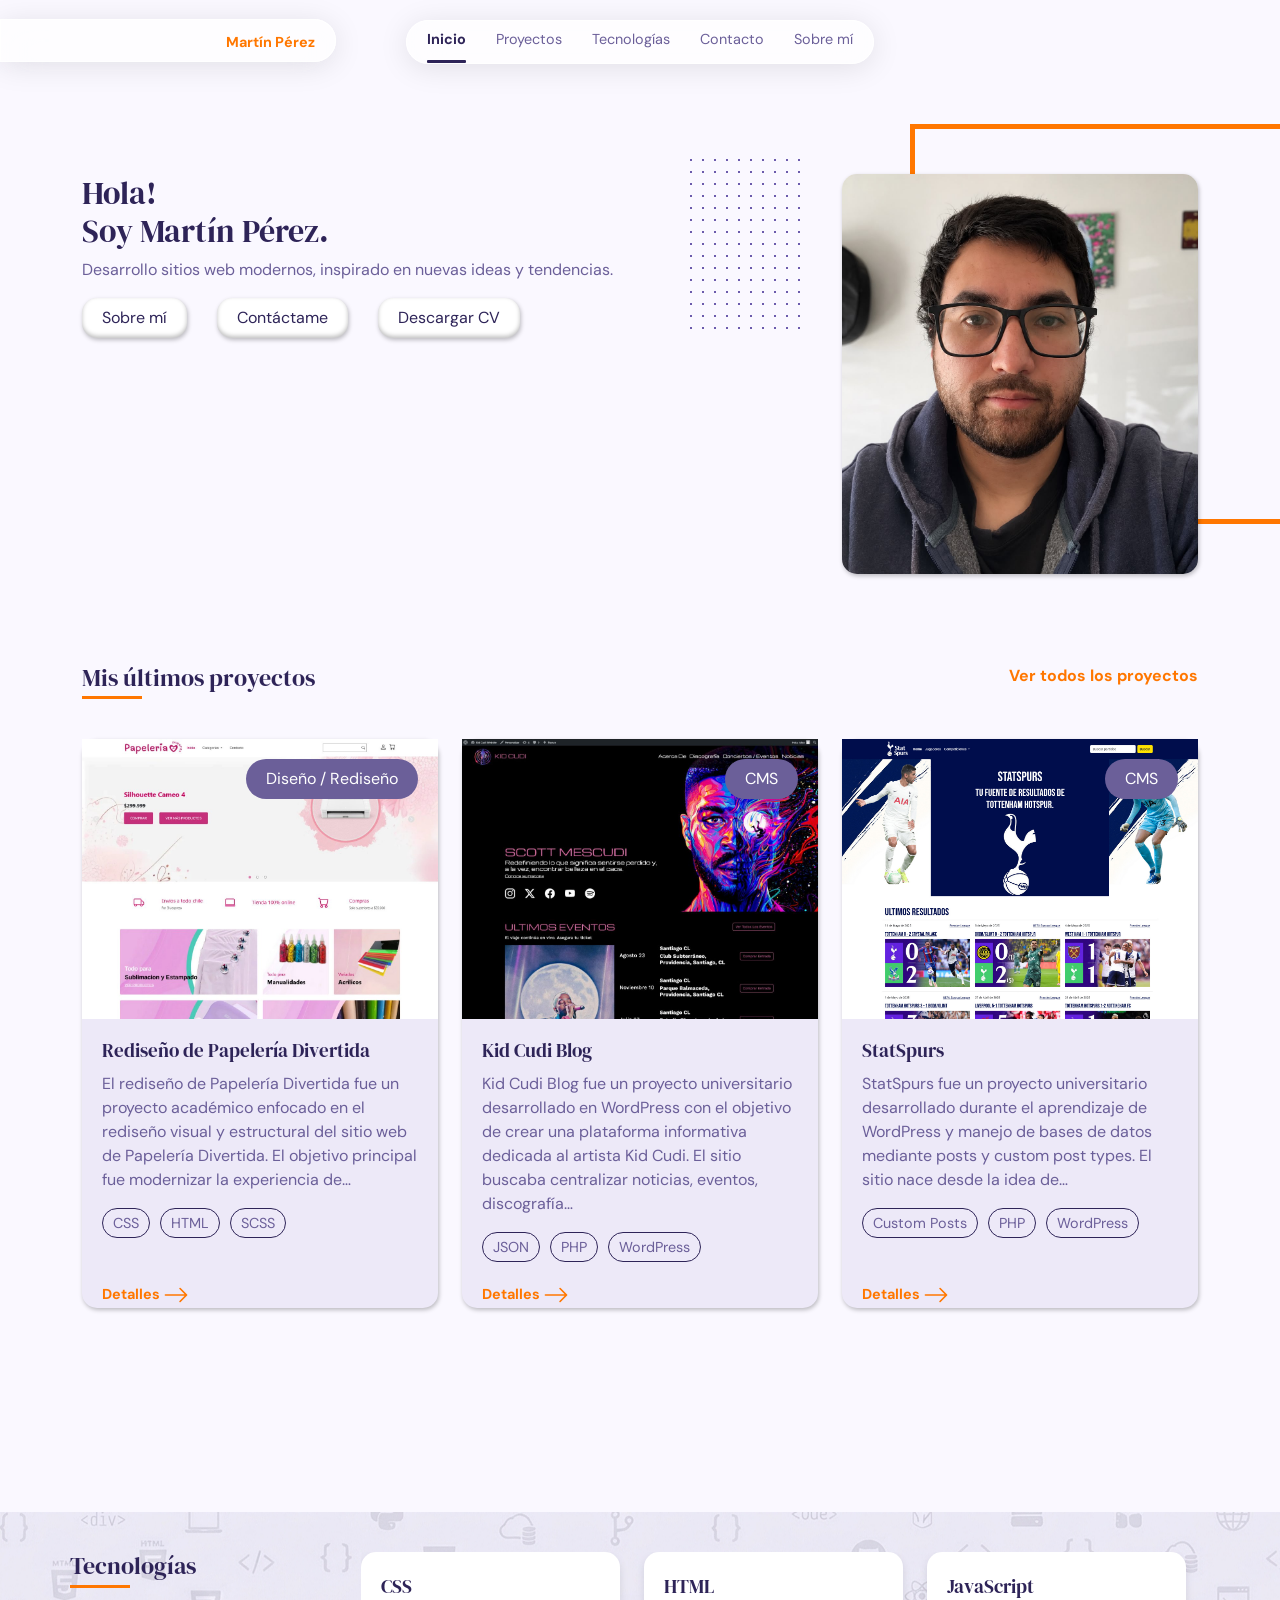
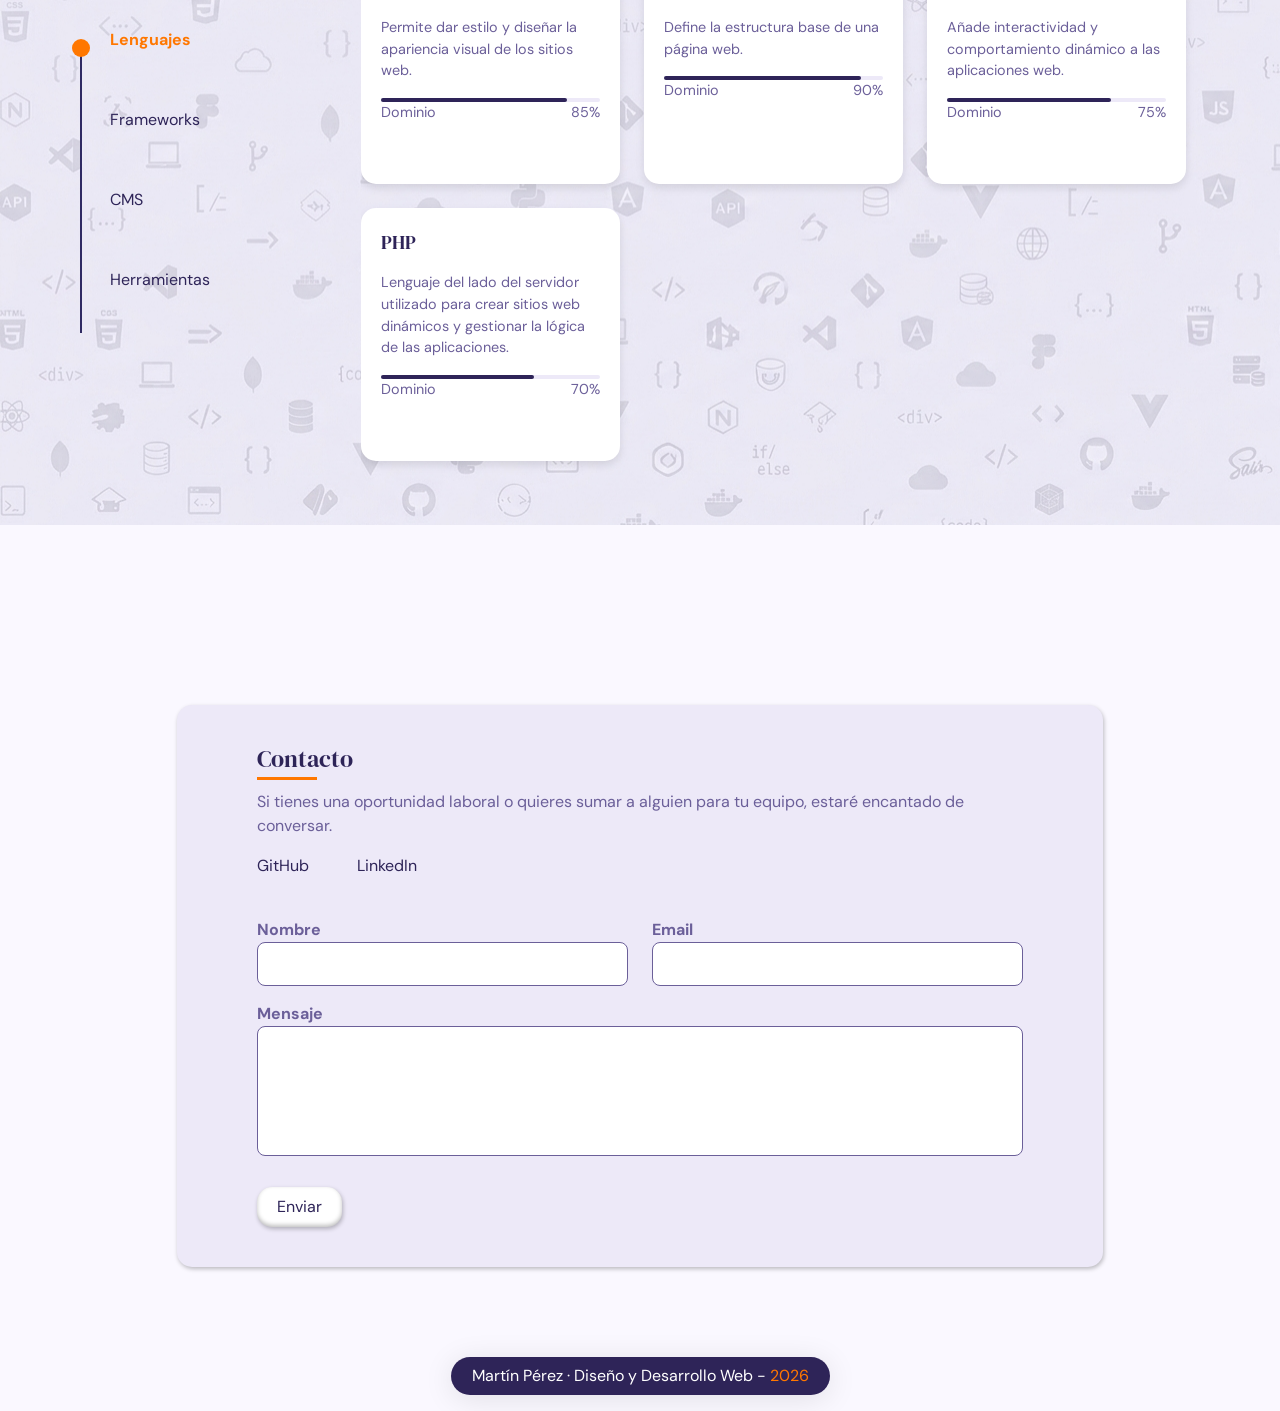
<file: index.html>
<!DOCTYPE html>
<html lang="es">
<head>
    <meta charset="UTF-8">
    <meta name="viewport" content="width=device-width, initial-scale=1.0">
    <meta name="description" content="Portafolio de Martín Pérez, diseñador y desarrollador web.">
    <title>Martín Pérez · Portafolio</title>
    <link rel="preconnect" href="https://fonts.googleapis.com">
    <link rel="preconnect" href="https://fonts.gstatic.com" crossorigin>
    <link href="https://fonts.googleapis.com/css2?family=DM+Sans:ital,opsz,wght@0,9..40,100..1000;1,9..40,100..1000&family=DM+Serif+Display:ital@0;1&display=swap" rel="stylesheet">
    <link href="https://cdn.jsdelivr.net/npm/bootstrap@5.3.8/dist/css/bootstrap.min.css" rel="stylesheet">
    <link rel="stylesheet" href="assets/estilo.css">
</head>
<body>
<header><span class="logo"><a class="p-mediano" href="index.html">Martín Pérez</a></span><div class="container"><div class="header-inner"><button class="btn-menu" aria-label="Abrir menú" aria-expanded="false"><span></span><span></span><span></span></button><nav><ul class="list-unstyled d-flex mb-0 align-items-center"><li><a class="p-mediano active" href="index.html">Inicio</a></li><li><a class="p-mediano" href="proyectos.html">Proyectos</a></li><li><a class="p-mediano" href="#tecnologias">Tecnologías</a></li><li><a class="p-mediano" href="#contacto">Contacto</a></li><li><a class="p-mediano" href="sobre-mi.html">Sobre mí</a></li></ul></nav></div></div></header>
<main>
    <div class="container mt-4"><div class="row"><div class="col-12 col-md-7"><h1>Hola!<br>Soy Martín Pérez.</h1><p>Desarrollo sitios web modernos, inspirado en nuevas ideas y tendencias.</p><ul class="botones-hero list-unstyled d-flex flex-wrap mb-0 align-items-center"><li><a href="sobre-mi.html"><button>Sobre mí</button></a></li><li><a href="#contacto"><button>Contáctame</button></a></li><li><a href="assets/cv.pdf" download><button>Descargar CV</button></a></li></ul></div><div class="foto-contenedor offset-md-1 col-12 col-md-4"><div class="puntos"></div><img class="fotomia-main img-fluid" src="assets/img/proyectos/foto-main.jpeg" alt="Martín Pérez"><div class="borde-naranja"></div></div></div>
    <div class="row seccion-proyectos mt-4"><div class="col-12 d-flex justify-content-between"><h2>Mis últimos proyectos</h2><a href="proyectos.html">Ver todos los proyectos</a></div><div class="col-12"><div class="row tarjetas-proyectos" data-proyectos id="lista-proyectos"><p>Cargando proyectos...</p></div></div></div></div>
    <section class="background-tecnologias mt-5" data-tecnologias><div class="container container-tecnologias"><div class="row"><div class="col-12 col-md-3"><h2 id="tecnologias">Tecnologías</h2><ul class="ul-tecnologias d-flex flex-wrap flex-md-column"><div class="indicador-tecnologia"></div></ul></div><div class="col-12 col-md-9"><div class="paneles-tecnologia-wrapper"></div></div></div></div></section>
</main>
<section class="seccion-contacto mt-5" id="contacto"><div class="container"><div class="row justify-content-center"><div class="col-md-10"><div class="tarjeta-contacto"><h2>Contacto</h2><p>Si tienes una oportunidad laboral o quieres sumar a alguien para tu equipo, estaré encantado de conversar.</p><div class="redes-contacto mb-3 gap-5 d-flex"><a href="https://github.com/Martinn2002" class="red-contacto" target="_blank" rel="noopener">GitHub</a><a href="https://linkedin.com" class="red-contacto" target="_blank" rel="noopener">LinkedIn</a></div><form><div class="row campo-contacto-row"><div class="col-md-6 mb-3"><label for="nombre">Nombre</label><input type="text" id="nombre" class="campo-contacto" required></div><div class="col-md-6 mb-3"><label for="email">Email</label><input type="email" id="email" class="campo-contacto" required></div></div><div class="mb-4"><label for="mensaje">Mensaje</label><textarea id="mensaje" class="campo-contacto" rows="5" required></textarea></div><button type="submit" class="btn-enviar">Enviar</button></form></div></div></div></div></section>
<footer class="footer-principal mt-4"><div class="container"><div class="row justify-content-center"><div class="col-auto"><p class="footer-texto">Martín Pérez · Diseño y Desarrollo Web - <span class="footer-año">2026</span></p></div></div></div></footer>
<script src="assets/app.js" defer></script>
</body></html>
</file>
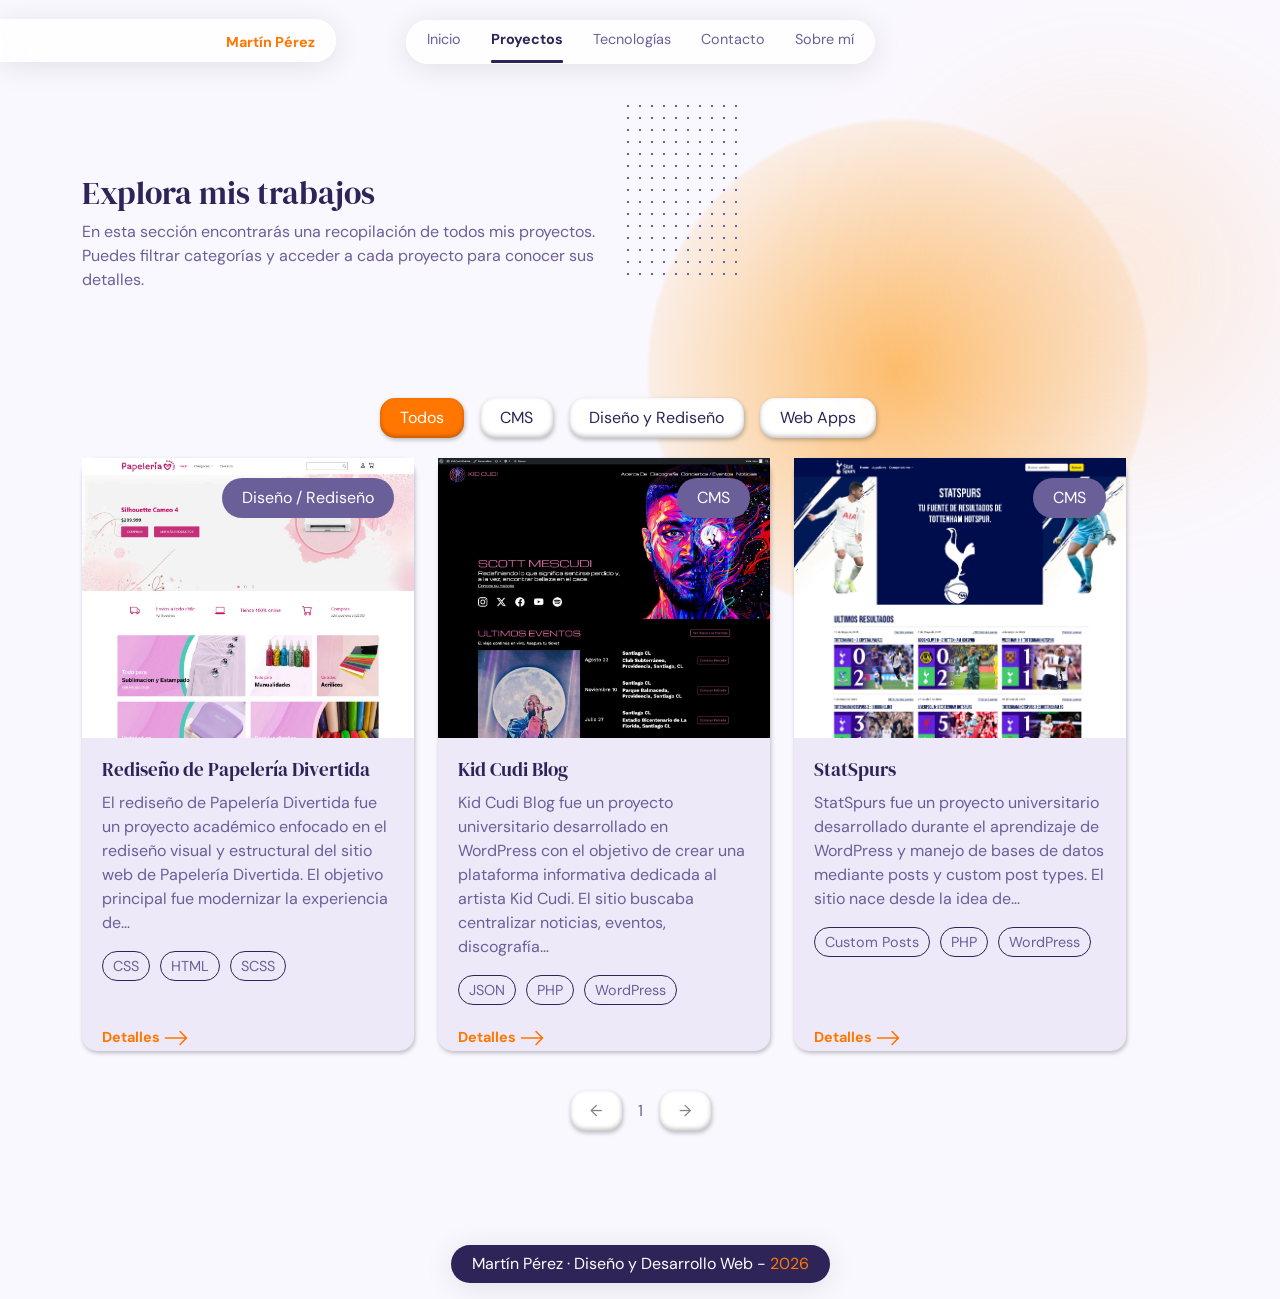
<file: proyectos.html>
<!DOCTYPE html>
<html lang="es"><head><meta charset="UTF-8"><meta name="viewport" content="width=device-width, initial-scale=1.0"><meta name="description" content="Proyectos de Martín Pérez."><title>Proyectos · Martín Pérez</title><link rel="preconnect" href="https://fonts.googleapis.com"><link rel="preconnect" href="https://fonts.gstatic.com" crossorigin><link href="https://fonts.googleapis.com/css2?family=DM+Sans:ital,opsz,wght@0,9..40,100..1000;1,9..40,100..1000&family=DM+Serif+Display:ital@0;1&display=swap" rel="stylesheet"><link href="https://cdn.jsdelivr.net/npm/bootstrap@5.3.8/dist/css/bootstrap.min.css" rel="stylesheet"><link rel="stylesheet" href="assets/estilo.css"></head>
<body><header><span class="logo"><a class="p-mediano" href="index.html">Martín Pérez</a></span><div class="container"><div class="header-inner"><button class="btn-menu" aria-label="Abrir menú" aria-expanded="false"><span></span><span></span><span></span></button><nav><ul class="list-unstyled d-flex mb-0 align-items-center"><li><a class="p-mediano" href="index.html">Inicio</a></li><li><a class="p-mediano active" href="proyectos.html">Proyectos</a></li><li><a class="p-mediano" href="index.html#tecnologias">Tecnologías</a></li><li><a class="p-mediano" href="index.html#contacto">Contacto</a></li><li><a class="p-mediano" href="sobre-mi.html">Sobre mí</a></li></ul></nav></div></div></header><main><div class="decoracion decoracion-puntos"></div><div class="decoracion decoracion-circulo"></div><div class="decoracion-luz"></div><div class="container"><div class="row mt-4"><div class="col-md-6"><h1>Explora mis trabajos</h1><p>En esta sección encontrarás una recopilación de todos mis proyectos. Puedes filtrar categorías y acceder a cada proyecto para conocer sus detalles.</p></div><div class="row"><ul class="list-unstyled d-flex flex-wrap gap-3 mb-0 mt-4 justify-content-center filtros-proyectos"><li><button class="active" data-categoria="Todos">Todos</button></li><li><button data-categoria="CMS">CMS</button></li><li><button data-categoria="Diseño / Rediseño">Diseño y Rediseño</button></li><li><button data-categoria="Web Apps">Web Apps</button></li></ul></div><div class="row"><div class="row seccion-proyectos"><div class="row tarjetas-proyectos" id="contenedor-proyectos" data-proyectos><p>Cargando proyectos...</p></div></div></div></div><div class="row mt-3"><div class="paginador d-flex justify-content-center align-items-center gap-3 mb-4" id="paginador-proyectos"><button class="inactive" data-direccion="anterior" aria-label="Página anterior">←</button><p class="mb-0 weight-bold" id="numero-pagina-actual">1</p><button class="inactive" data-direccion="siguiente" aria-label="Página siguiente">→</button></div></div></div></main><footer class="footer-principal mt-4"><div class="container"><div class="row justify-content-center"><div class="col-auto"><p class="footer-texto">Martín Pérez · Diseño y Desarrollo Web - <span class="footer-año">2026</span></p></div></div></div></footer><script src="assets/app.js" defer></script></body></html>
</file>
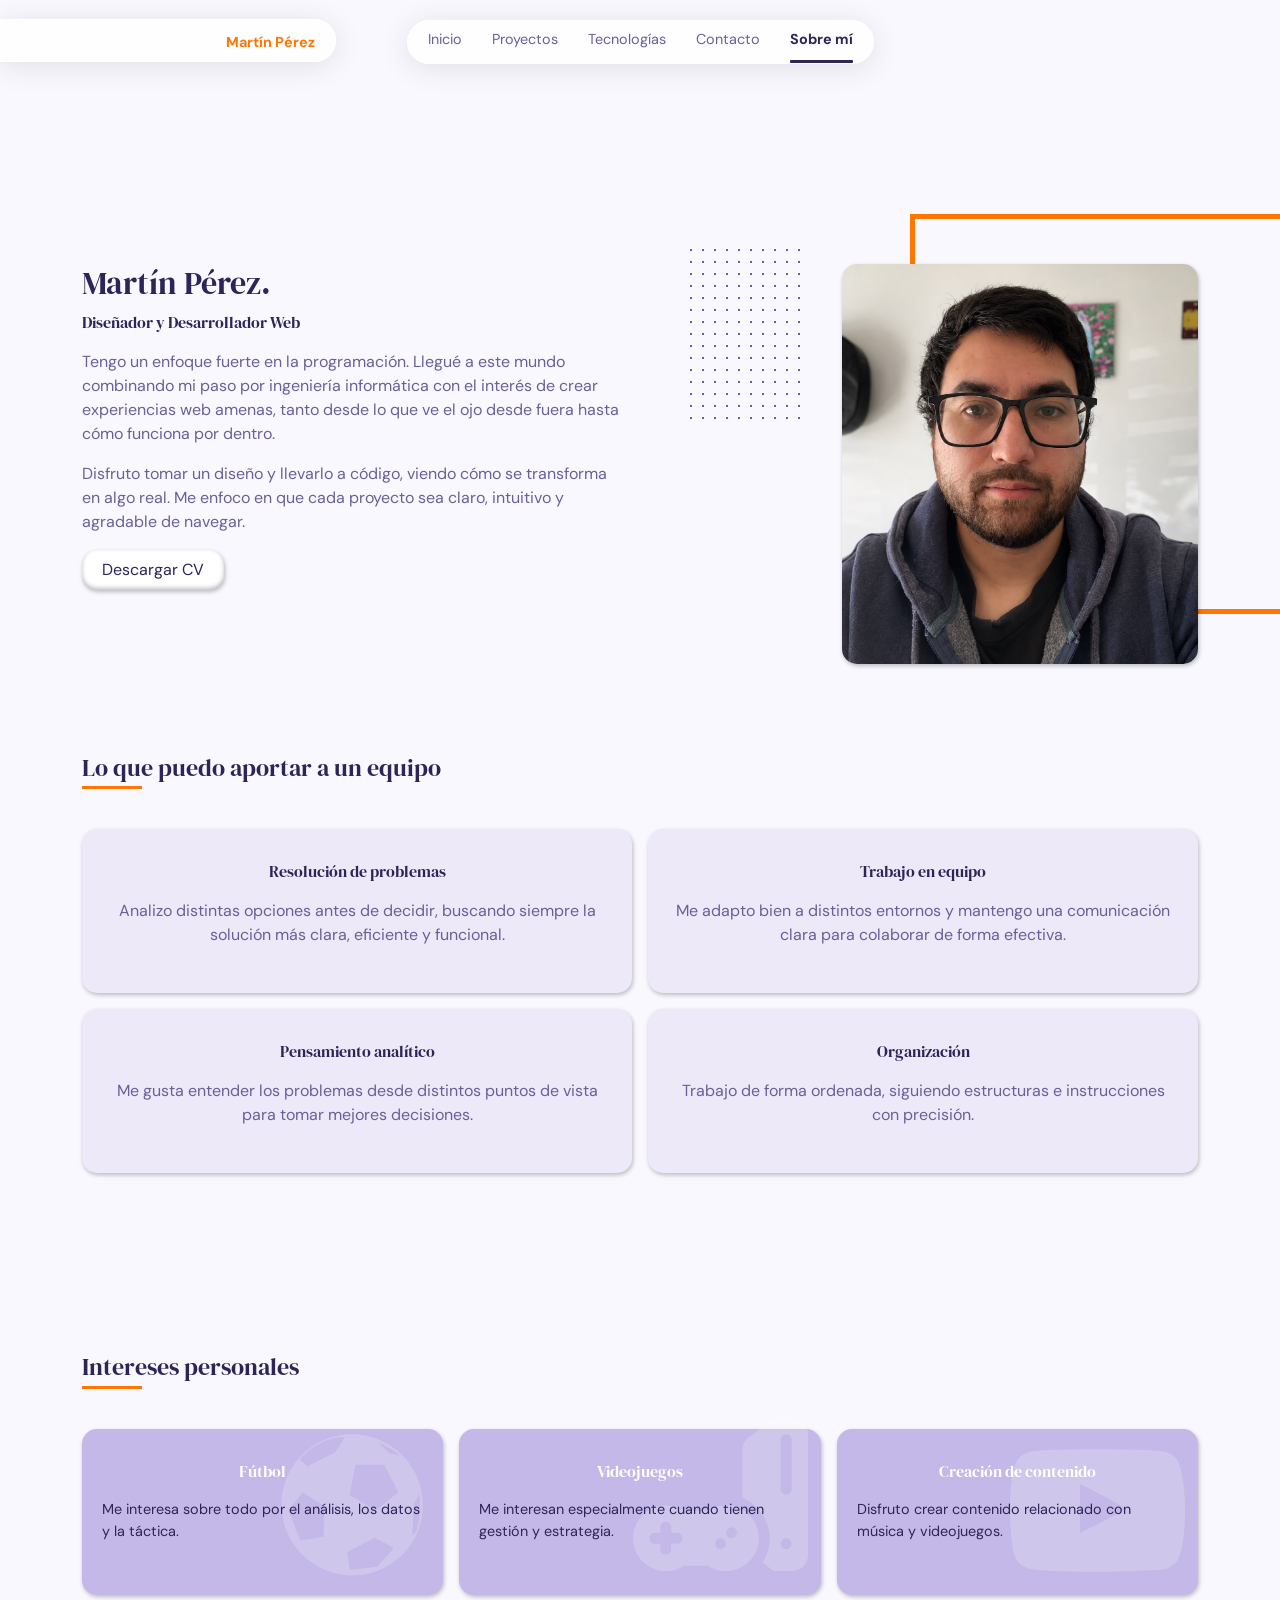
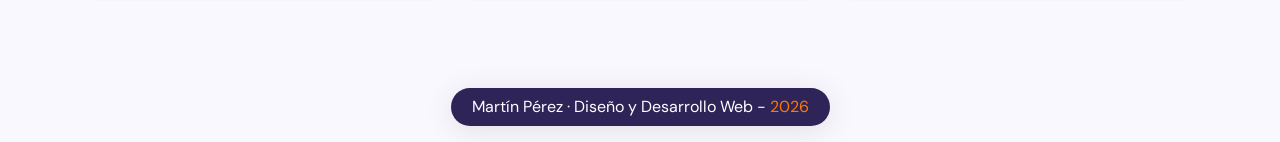
<file: sobre-mi.html>
<!DOCTYPE html>
<html lang="es"><head><meta charset="UTF-8"><meta name="viewport" content="width=device-width, initial-scale=1.0"><meta name="description" content="Sobre Martín Pérez, diseñador y desarrollador web."><title>Sobre mí · Martín Pérez</title><link rel="preconnect" href="https://fonts.googleapis.com"><link rel="preconnect" href="https://fonts.gstatic.com" crossorigin><link href="https://fonts.googleapis.com/css2?family=DM+Sans:ital,opsz,wght@0,9..40,100..1000;1,9..40,100..1000&family=DM+Serif+Display:ital@0;1&display=swap" rel="stylesheet"><link href="https://cdn.jsdelivr.net/npm/bootstrap@5.3.8/dist/css/bootstrap.min.css" rel="stylesheet"><link rel="stylesheet" href="assets/estilo.css"></head>
<body><header><span class="logo"><a class="p-mediano" href="index.html">Martín Pérez</a></span><div class="container"><div class="header-inner"><button class="btn-menu" aria-label="Abrir menú" aria-expanded="false"><span></span><span></span><span></span></button><nav><ul class="list-unstyled d-flex mb-0 align-items-center"><li><a class="p-mediano" href="index.html">Inicio</a></li><li><a class="p-mediano" href="proyectos.html">Proyectos</a></li><li><a class="p-mediano" href="index.html#tecnologias">Tecnologías</a></li><li><a class="p-mediano" href="index.html#contacto">Contacto</a></li><li><a class="p-mediano active" href="sobre-mi.html">Sobre mí</a></li></ul></nav></div></div></header><main><div class="container mt-5"><div class="row"><div class="col-md-6"><h1>Martín Pérez.</h1><p class="subtitulo">Diseñador y Desarrollador Web</p><p>Tengo un enfoque fuerte en la programación. Llegué a este mundo combinando mi paso por ingeniería informática con el interés de crear experiencias web amenas, tanto desde lo que ve el ojo desde fuera hasta cómo funciona por dentro.</p><p>Disfruto tomar un diseño y llevarlo a código, viendo cómo se transforma en algo real. Me enfoco en que cada proyecto sea claro, intuitivo y agradable de navegar.</p><ul class="botones-hero list-unstyled d-flex mb-0 align-items-center"><li><a href="assets/cv.pdf" download><button>Descargar CV</button></a></li></ul></div><div class="foto-contenedor offset-2 col-md-4"><div class="puntos"></div><img class="fotomia-main" src="assets/img/proyectos/foto-main.jpeg" alt="Martín Pérez"><div class="borde-naranja"></div></div></div><div class="row mt-4"><h2>Lo que puedo aportar a un equipo</h2></div><div class="row g-3"><div class="col-md-6"><div class="tarjeta-proyecto"><div class="texto-tarjeta-sobre-mi text-center"><p class="subtitulo">Resolución de problemas</p><p>Analizo distintas opciones antes de decidir, buscando siempre la solución más clara, eficiente y funcional.</p></div></div></div><div class="col-md-6"><div class="tarjeta-proyecto"><div class="texto-tarjeta-sobre-mi text-center"><p class="subtitulo">Trabajo en equipo</p><p>Me adapto bien a distintos entornos y mantengo una comunicación clara para colaborar de forma efectiva.</p></div></div></div><div class="col-md-6"><div class="tarjeta-proyecto"><div class="texto-tarjeta-sobre-mi text-center"><p class="subtitulo">Pensamiento analítico</p><p>Me gusta entender los problemas desde distintos puntos de vista para tomar mejores decisiones.</p></div></div></div><div class="col-md-6"><div class="tarjeta-proyecto"><div class="texto-tarjeta-sobre-mi text-center"><p class="subtitulo">Organización</p><p>Trabajo de forma ordenada, siguiendo estructuras e instrucciones con precisión.</p></div></div></div></div></div><div class="container mt-5"><div class="row mt-4"><h2>Intereses personales</h2></div><div class="row g-3"><div class="col-md-4"><div class="tarjeta-intereses"><div class="texto-tarjeta-intereses text-center"><p class="subtitulo">Fútbol</p><p class="p-mediano text-start">Me interesa sobre todo por el análisis, los datos y la táctica.</p><img src="assets/img/soccer-ball-svgrepo-com 1.png" alt="" class="icono-intereses"></div></div></div><div class="col-md-4"><div class="tarjeta-intereses"><div class="texto-tarjeta-intereses text-center"><p class="subtitulo">Videojuegos</p><p class="p-mediano text-start">Me interesan especialmente cuando tienen gestión y estrategia.</p><img src="assets/img/console-joystick-gaming-videogames-play-svgrepo-com 1.png" alt="" class="icono-intereses"></div></div></div><div class="col-md-4"><div class="tarjeta-intereses"><div class="texto-tarjeta-intereses text-center"><p class="subtitulo">Creación de contenido</p><p class="p-mediano text-start">Disfruto crear contenido relacionado con música y videojuegos.</p><img src="assets/img/youtube-168-svgrepo-com 1.png" alt="" class="icono-intereses"></div></div></div></div></div></main><footer class="footer-principal mt-4"><div class="container"><div class="row justify-content-center"><div class="col-auto"><p class="footer-texto">Martín Pérez · Diseño y Desarrollo Web - <span class="footer-año">2026</span></p></div></div></div></footer><script src="assets/app.js" defer></script></body></html>
</file>
<file: assets/estilo.css>
@charset "UTF-8";
h1,
h2,
h3,
h4,
h5,
h6 {
  font-family: "DM Serif Display", serif;
  color: #2E2458;
  letter-spacing: 1.5;
}
h1 h1,
h2 h1,
h3 h1,
h4 h1,
h5 h1,
h6 h1 {
  font-size: 2.5rem;
}
h1 h2,
h2 h2,
h3 h2,
h4 h2,
h5 h2,
h6 h2 {
  font-size: 2rem;
}
h1 h3,
h2 h3,
h3 h3,
h4 h3,
h5 h3,
h6 h3 {
  font-size: 1.8rem;
}

p,
.p-mediano,
.p-pequeno,
.p-titulo {
  font-family: "DM Sans", sans-serif;
  color: #6B5F99;
}

.p-titulo {
  font-size: 1.5rem !important;
  color: #2E2458;
}

p {
  font-size: 1.1rem !important;
}

.p-mediano,
main a, .boton-detalle {
  font-size: 1rem !important;
}

main a, .boton-detalle {
  color: #FF7700 !important;
  font-weight: bold;
}
main a:hover, .boton-detalle:hover {
  color: #2E2458 !important;
}

.p-pequeno,
header a {
  font-size: 0.8rem !important;
}

.mt-5 {
  margin-top: 20vh !important;
}

.mt-4 {
  margin-top: 10vh !important;
}

@media (max-width: 1400px) {
  h1 {
    font-size: 2rem !important;
  }
  h2 {
    font-size: 1.5rem !important;
  }
  h3 {
    font-size: 1.2rem !important;
  }
  p,
  a {
    font-size: 1rem !important;
  }
  .p-titulo {
    font-size: 1.2rem !important;
  }
  .p-mediano,
  .p-pequeno {
    font-size: 0.9rem !important;
  }
}
header {
  position: sticky !important;
  top: 0;
  z-index: 2;
}

.texto-tarjeta-problemas {
  padding: 20px 20px 20px 20px;
}

* {
  margin: 0;
  padding: 0;
  box-sizing: border-box;
}

body {
  background-color: #FAF8FF;
}

header {
  padding: 1.25rem 0;
  position: relative;
}
header .logo {
  position: absolute;
  top: 50%;
  transform: translateY(-50%);
  z-index: 3;
}
header .logo a {
  font-family: "DM Sans", sans-serif;
  color: #FF7700;
  font-weight: bold;
  text-decoration: none;
  /* From https://css.glass */
  background: rgba(255, 255, 255, 0.7);
  box-shadow: 0 4px 30px rgba(0, 0, 0, 0.1);
  backdrop-filter: blur(20px);
  -webkit-backdrop-filter: blur(20px);
  border: 1px solid rgb(255, 255, 255);
  border-top-right-radius: 50px;
  border-bottom-right-radius: 50px;
  padding: 13px 20px 10px 25vh;
}
header .logo a:hover {
  background-color: #C4B8E8;
  color: rgb(64.9193548387, 50.8064516129, 124.1935483871);
  transition: all 0.3s ease;
}
header .container .header-inner {
  display: flex;
  justify-content: center;
  align-items: center;
  position: relative;
}
header .container nav {
  /* From https://css.glass */
  background: rgba(255, 255, 255, 0.7);
  border-radius: 50px;
  box-shadow: 0 4px 30px rgba(0, 0, 0, 0.1);
  backdrop-filter: blur(20px);
  -webkit-backdrop-filter: blur(20px);
  border: 1px solid rgb(255, 255, 255);
  padding: 6px 20px;
  z-index: 2;
}
header .container nav ul {
  margin-bottom: 0;
  gap: 30px;
}
header .container nav a {
  font-family: "DM Sans", sans-serif;
  color: #6B5F99;
  text-decoration: none;
  transition: background 0.2s;
  position: relative;
  display: inline-block;
  padding-bottom: 6px;
}
header .container nav a:hover {
  color: #FF7700 !important;
}
header .container nav a:hover::after {
  content: "";
  position: absolute;
  left: 0;
  bottom: -6px;
  width: 100%;
  height: 3px;
  background-color: #FF7700 !important;
  border-radius: 1px;
}
header .container nav a.active {
  font-weight: bold;
  color: #2E2458;
}
header .container nav a.active::after {
  content: "";
  position: absolute;
  left: 0;
  bottom: -6px;
  width: 100%;
  height: 3px;
  background-color: #2E2458;
  border-radius: 1px;
}
header .container nav .icono-idioma {
  height: 22px;
  border-radius: 3px;
  vertical-align: middle;
}
header .btn-menu {
  display: none;
  flex-direction: column;
  justify-content: center;
  gap: 5px;
  width: 40px;
  height: 40px;
  background: transparent;
  border: none;
  cursor: pointer;
  z-index: 3;
  position: absolute;
  right: 15px;
  top: 50%;
  transform: translateY(-50%);
}
header .btn-menu span {
  display: block;
  width: 100%;
  height: 3px;
  background-color: #6B5F99;
  border-radius: 2px;
  transition: transform 0.3s ease, opacity 0.3s ease;
}
header .btn-menu.abierto span:nth-child(1) {
  transform: translateY(8px) rotate(45deg);
}
header .btn-menu.abierto span:nth-child(2) {
  opacity: 0;
}
header .btn-menu.abierto span:nth-child(3) {
  transform: translateY(-8px) rotate(-45deg);
}
@media (max-width: 768px) {
  header .logo a {
    padding: 13px 20px 10px 25px;
    font-size: 0.9rem;
  }
  header .btn-menu {
    display: flex;
  }
  header .container .header-inner nav {
    display: none;
    position: absolute;
    top: calc(100% + 10px);
    left: 0;
    right: 0;
    width: 90%;
    margin: 0 auto;
  }
  header .container .header-inner nav ul {
    flex-direction: column;
    align-items: flex-start;
    gap: 12px;
  }
  header .container .header-inner nav.abierto {
    display: block;
  }
}

main a {
  color: #FF7700;
  text-decoration: none;
  font-family: "DM Sans", sans-serif;
  transition: color 0.2s;
  font-weight: bold;
}
main a:hover {
  color: #2E2458;
}
main p,
main span {
  font-weight: 400;
}
main .fotomia-main {
  width: 100%;
  max-height: 400px;
  border-radius: 15px;
  -o-object-fit: cover;
     object-fit: cover;
  box-shadow: 1px 2px 4px 0px rgba(0, 0, 0, 0.25);
}

.botones-hero {
  gap: 1.875rem;
}

button {
  background-color: #fff;
  color: #2E2458;
  border: none;
  padding: 8px 20px;
  font-family: "DM Sans", sans-serif;
  font-size: 1rem;
  cursor: pointer;
  transition: background 0.2s;
  border-radius: 15px;
}
button:hover {
  background-color: #FF7700;
  color: #fff;
}
button {
  box-shadow: 1px 2px 4px 0px rgba(0, 0, 0, 0.25), inset 0px -2px 4px 0px rgba(0, 0, 0, 0.25);
}

.seccion-proyectos {
  margin-top: 20px;
}

.container-tecnologias {
  padding: 40px 0;
}
.container-tecnologias .ul-tecnologias {
  list-style: none;
  padding-left: 40px;
  margin: 0;
  position: relative;
}
.container-tecnologias .ul-tecnologias::before {
  content: "";
  position: absolute;
  left: 10px;
  top: 15px;
  bottom: 15px;
  width: 2px;
  background-color: #2f2a63;
}
.container-tecnologias .ul-tecnologias .indicador-tecnologia {
  position: absolute;
  width: 18px;
  height: 18px;
  border-radius: 50%;
  background-color: #FF7700;
  left: 2px;
  transform: translateY(-50%);
  transition: top 0.35s cubic-bezier(0.65, 0, 0.35, 1);
  z-index: 1;
}
.container-tecnologias li {
  font-family: "DM Sans", sans-serif;
  color: #2E2458;
  margin-bottom: 40px;
  position: relative;
  cursor: pointer;
  transition: opacity 0.2s ease;
}
.container-tecnologias li p {
  color: #2E2458;
  transition: color 0.3s ease;
}
.container-tecnologias li p.active {
  color: #FF7700;
  font-weight: bold;
}
.container-tecnologias li.active {
  color: #FF7700;
  font-weight: bold;
}

h2 {
  margin-bottom: 40px;
}
h2::after {
  content: "";
  display: block;
  width: 60px;
  height: 3px;
  background-color: #FF7700;
  margin-top: 4px;
}

.h2-centrado::after {
  content: "";
  display: block;
  width: 60px;
  height: 3px;
  background-color: #FF7700;
  margin-top: 4px;
  margin-left: 44%;
}

.tarjeta-proyecto.tarjeta-intereses {
  background-color: #C4B8E8;
  height: 98%;
  position: relative;
}
.tarjeta-proyecto.tarjeta-intereses .subtitulo {
  color: #fff !important;
}
.tarjeta-proyecto.tarjeta-intereses p {
  color: #2E2458 !important;
}
.tarjeta-proyecto .categoria {
  position: absolute;
  font-family: "DM Sans", sans-serif;
  color: #fff;
  padding: 8px 20px;
  background-color: #6B5F99;
  border-radius: 50px;
  top: 20px;
  right: 20px;
}
.tarjeta-proyecto h3 {
  margin-bottom: 10px;
}
.tarjeta-proyecto {
  position: relative;
}
.tarjeta-proyecto .texto-tarjeta-proyecto {
  padding: 0px 20px 0px 20px;
}
.tarjeta-proyecto .texto-tarjeta-sobre-mi {
  padding: 30px 20px 30px 20px;
}
.tarjeta-proyecto .texto-tarjeta-intereses {
  padding: 30px 20px 40px 20px;
}
.tarjeta-proyecto {
  background-color: #EDE9F8;
  border-radius: 15px;
  box-shadow: 0px 4px 8px rgba(0, 0, 0, 0.1);
}
.tarjeta-proyecto img {
  width: 100%;
  height: 300px;
  -o-object-fit: cover;
     object-fit: cover;
  padding-bottom: 20px;
  -o-object-position: top;
     object-position: top;
}
.tarjeta-proyecto .tags-tarjeta {
  margin-bottom: 20px !important;
  gap: 10px;
  font-family: "DM Sans", sans-serif;
  color: #6B5F99;
}
.tarjeta-proyecto .tags-tarjeta li {
  padding: 2px 10px;
  border: 1px solid #2E2458;
  border-radius: 50px;
}
.tarjeta-proyecto {
  box-shadow: 1px 2px 4px 0px rgba(0, 0, 0, 0.25);
}

.background-tecnologias {
  background: url("../assets/img/fondo-tecnologias.png");
  width: 100vw;
}

.tarjeta-tecnologia {
  background-color: #fff;
}
.tarjeta-tecnologia p {
  font-family: "DM Serif Display", serif;
  color: #2E2458 !important;
}
.tarjeta-tecnologia .p-mediano,
.tarjeta-tecnologia .p-pequeno {
  font-family: "DM Sans", sans-serif;
  color: #6B5F99 !important;
}
.tarjeta-tecnologia {
  border-radius: 15px;
  padding: 20px;
  box-shadow: 0px 4px 8px rgba(0, 0, 0, 0.1);
}
.tarjeta-tecnologia h4 {
  margin-bottom: 10px;
}
.tarjeta-tecnologia p {
  color: #6B5F99;
}
.tarjeta-tecnologia .barra-progreso-container {
  width: 100%;
  height: 4px;
  background-color: #EDE9F8;
  border-radius: 2px;
  margin-top: 8px;
}
.tarjeta-tecnologia .barra-progreso-container .barra-progreso {
  height: 100%;
  background-color: #2E2458;
  border-radius: 2px;
  transition: width 0.4s ease;
}

.tarjeta-contacto {
  background-color: #EDE9F8;
  color: #6B5F99;
  font-family: "DM Sans", sans-serif;
  border-radius: 15px;
  padding: 40px 80px;
  box-shadow: 1px 2px 4px 0px rgba(0, 0, 0, 0.25);
}
.tarjeta-contacto h2 {
  margin-bottom: 10px;
}
.tarjeta-contacto p {
  color: #6B5F99;
}
.tarjeta-contacto a {
  color: #2E2458;
  text-decoration: none;
  transition: color 0.2s;
  font-size: 1rem;
}
.tarjeta-contacto a:hover {
  color: #FF7700;
}
.tarjeta-contacto label {
  font-weight: bold;
}
.tarjeta-contacto .campo-contacto {
  width: 100%;
  border: 1.5px solid #dde1f0;
  border-radius: 8px;
  padding: 10px 14px;
  font-family: "DM Sans", sans-serif;
  font-size: 0.9rem;
  color: #2E2458;
  background-color: #fff;
  transition: border-color 0.2s ease;
  outline: none;
  resize: none;
  border-color: #6B5F99;
}
.tarjeta-contacto .campo-contacto:focus {
  border-color: #FF7700;
}

.campo-contacto-row {
  margin-top: 40px;
}

.footer-texto {
  /* From https://css.glass */
  background: rgb(46, 36, 88);
  border-radius: 50px;
  box-shadow: 0 4px 30px rgba(0, 0, 0, 0.1);
  backdrop-filter: blur(5px);
  -webkit-backdrop-filter: blur(5px);
  border: 1px solid rgba(46, 36, 88, 0.3);
  color: #fff;
  padding: 6px 20px;
}
.footer-texto ul {
  margin-bottom: 0;
  gap: 30px;
}
.footer-texto a {
  font-family: "DM Sans", sans-serif;
  color: #6B5F99;
  text-decoration: none;
  transition: background 0.2s;
  position: relative;
  display: inline-block;
  padding-bottom: 6px;
}
.footer-texto a:hover {
  color: #FF7700 !important;
}
.footer-texto a:hover::after {
  content: "";
  position: absolute;
  left: 0;
  bottom: -6px;
  width: 100%;
  height: 3px;
  background-color: #FF7700 !important;
  border-radius: 1px;
}
.footer-texto a.active {
  font-weight: bold;
  color: #2E2458;
}
.footer-texto a.active::after {
  content: "";
  position: absolute;
  left: 0;
  bottom: -6px;
  width: 100%;
  height: 3px;
  background-color: #2E2458;
  border-radius: 1px;
}
.footer-texto .footer-año {
  color: #FF7700;
}

button.active {
  background-color: #FF7700;
  color: #fff;
}

.active {
  color: #FF7700;
}

.inactive {
  color: grey;
}

#tecnologias,
#contacto,
#Contexto,
#Desafios,
#Problemas,
#Investigacion {
  /* Empuja el freno del scroll 25% antes de llegar a la sección */
  scroll-margin-top: 25vh;
}

.subtitulo {
  font-family: "DM Serif Display", serif;
  color: #2E2458;
}

.icono-intereses {
  position: absolute !important;
  bottom: 13px !important;
  right: 13px !important;
  z-index: -1;
}

.tags-tarjeta {
  margin-bottom: 20px !important;
  gap: 10px;
  font-family: "DM Sans", sans-serif;
  color: #6B5F99;
}
.tags-tarjeta li {
  padding: 2px 10px;
  border: 1px solid #2E2458;
  border-radius: 50px;
}

.foto-main-proyecto {
  width: 100%;
  max-height: 400px;
  -o-object-fit: cover;
     object-fit: cover;
  -o-object-position: top;
     object-position: top;
}

.tarjeta-intereses.tarjeta-intereses {
  background-color: #C4B8E8;
  height: 98%;
  position: relative;
}
.tarjeta-intereses.tarjeta-intereses .subtitulo {
  color: #fff !important;
}
.tarjeta-intereses.tarjeta-intereses p {
  color: #2E2458 !important;
}
.tarjeta-intereses.tarjeta-intereses {
  z-index: 1;
}
.tarjeta-intereses .categoria {
  position: absolute;
  font-family: "DM Sans", sans-serif;
  color: #fff;
  padding: 8px 20px;
  background-color: #6B5F99;
  border-radius: 50px;
  top: 20px;
  right: 20px;
}
.tarjeta-intereses h3 {
  margin-bottom: 10px;
}
.tarjeta-intereses {
  position: relative;
}
.tarjeta-intereses .texto-tarjeta-proyecto {
  padding: 0px 20px 0px 20px;
}
.tarjeta-intereses .texto-tarjeta-sobre-mi {
  padding: 30px 20px 30px 20px;
}
.tarjeta-intereses .texto-tarjeta-intereses {
  padding: 30px 20px 40px 20px;
}
.tarjeta-intereses {
  background-color: #EDE9F8;
  border-radius: 15px;
  box-shadow: 0px 4px 8px rgba(0, 0, 0, 0.1);
}
.tarjeta-intereses .tags-tarjeta {
  margin-bottom: 20px !important;
  gap: 10px;
  font-family: "DM Sans", sans-serif;
  color: #6B5F99;
}
.tarjeta-intereses .tags-tarjeta li {
  padding: 2px 10px;
  border: 1px solid #2E2458;
  border-radius: 50px;
}
.tarjeta-intereses {
  box-shadow: 1px 2px 4px 0px rgba(0, 0, 0, 0.25);
}

.numero-problema {
  background-color: #2E2458;
  color: #fff;
  padding: 1px 8px;
  border-radius: 100%;
}

.problemas-slider {
  padding: 1rem 3rem;
}

.swiper-slide {
  height: auto;
}

.tarjeta-proyecto {
  height: 100%;
}

.swiper-button-prev {
  margin-left: 15vh !important;
  color: #FF7700 !important;
}

.swiper-button-next {
  margin-right: 15vh !important;
  color: #FF7700 !important;
}

.galeria-proyecto-slider {
  padding: 3rem 0;
}

.galeria-proyecto-slider .swiper-slide {
  width: 350px;
  transition: 0.4s ease;
}

.galeria-proyecto-slider .swiper-slide img {
  width: 100%;
  display: block;
  border-radius: 10px;
  box-shadow: 0 10px 25px rgba(0, 0, 0, 0.25);
}

/* Oscurece las laterales */
.galeria-proyecto-slider .swiper-slide:not(.swiper-slide-active) {
  transform: scale(0.8);
}

/* Activa */
.galeria-proyecto-slider .swiper-slide-active {
  opacity: 1;
  transform: scale(1.25);
  z-index: 1;
}

.galeria-proyecto-slider .swiper-slide::after {
  content: "";
  position: absolute;
  left: 0;
  right: 0;
  bottom: 0;
  height: 120px;
}

.swiper-pagination-bullet {
  background: #C4B8E8 !important;
  opacity: 1 !important;
}

.swiper-pagination-bullet-active {
  background: #FF7700 !important;
}

.icono-problemas {
  height: 15vh;
  width: auto;
}

.links-contenidos a {
  font-size: 0.9rem !important;
}

/* Contenedor relativo para anclar los adornos */
.foto-contenedor {
  position: relative;
}

.fotomia-main {
  width: 100%;
  max-height: 400px;
  border-radius: 15px;
  box-shadow: 1px 2px 4px 0px rgba(0, 0, 0, 0.25);
  position: relative;
  z-index: 1;
  /* La foto queda encima de los adornos */
}

/* Borde naranja: esquina inferior derecha */
.borde-naranja {
  position: absolute;
  width: 100%;
  height: 100%;
  border: 5px solid #FF7700;
  bottom: 50px;
  right: -80px;
  z-index: 0;
}

/* Grilla de puntos: esquina superior izquierda */
.puntos {
  position: absolute;
  width: 120px;
  height: 185px;
  top: -20px;
  left: -145px;
  z-index: 0;
  background-image: radial-gradient(circle, #6b5bac 1.5px, transparent 1.5px);
  background-size: 12px 12px;
  z-index: 1;
}

.decoracion-circulo {
  position: absolute;
  width: 700px;
  height: 700px;
  border-radius: 50%;
  background: radial-gradient(circle, rgba(255, 145, 0, 0.575) 0%, rgba(255, 145, 0, 0.1) 50%, transparent 51%);
  top: 20px;
  right: 32px;
  animation: flotar 8s ease-in-out infinite;
  z-index: -1;
}

@keyframes flotar {
  0% {
    transform: translateY(0) scale(1);
  }
  50% {
    transform: translateY(-30px) scale(1.05);
  }
  100% {
    transform: translateY(0) scale(1);
  }
}
.decoracion-luz {
  position: absolute;
  width: 300px;
  height: 300px;
  right: 20px;
  top: 130px;
  border-radius: 50%;
  background: rgba(255, 180, 100, 0.25);
  filter: blur(90px);
  animation: respirar 5s ease-in-out infinite;
}

@keyframes respirar {
  0%, 100% {
    opacity: 0.4;
    transform: scale(1);
  }
  50% {
    opacity: 0.8;
    transform: scale(1.2);
  }
}
.decoracion-puntos {
  width: 120px;
  height: 185px;
  background-image: radial-gradient(circle, #6b5bac 1.5px, transparent 1.5px);
  background-size: 12px 12px;
  position: absolute;
  top: 100px;
  right: 42%;
  animation: puntos 6s ease-in-out infinite;
}

.ul-tecnologias li:hover {
  cursor: pointer;
}

/* Indicar que las imágenes son clickeables (lightbox) */
.lightbox-img {
  display: block;
  position: relative;
  overflow: hidden;
  cursor: zoom-in;
}

.lightbox-img img {
  transition: transform 0.3s ease, filter 0.3s ease;
  -o-object-position: top;
     object-position: top;
  /* la imagen se recorta mostrando siempre la parte de arriba */
}

.lightbox-img:hover img {
  transform: scale(1.03);
  filter: brightness(0.85);
}

/* Ícono de lupa al hacer hover */
.lightbox-img::after {
  content: "";
  position: absolute;
  top: 50%;
  left: 50%;
  width: 48px;
  height: 48px;
  transform: translate(-50%, -50%) scale(0.8);
  background-color: rgba(255, 255, 255, 0.9);
  border-radius: 50%;
  background-image: url("data:image/svg+xml;charset=UTF-8,%3csvg xmlns='http://www.w3.org/2000/svg' width='24' height='24' fill='%23000' viewBox='0 0 16 16'%3e%3cpath d='M6.5 12a5.5 5.5 0 1 0 0-11 5.5 5.5 0 0 0 0 11M13 6.5a6.5 6.5 0 1 1-13 0 6.5 6.5 0 0 1 13 0'/%3e%3cpath d='M10.344 11.742q.044.06.098.115l3.85 3.85a1 1 0 0 0 1.415-1.414l-3.85-3.85a1 1 0 0 0-.115-.1 6.5 6.5 0 0 1-1.398 1.4z'/%3e%3c/svg%3e");
  background-repeat: no-repeat;
  background-position: center;
  opacity: 0;
  transition: opacity 0.3s ease, transform 0.3s ease;
  pointer-events: none;
}

.lightbox-img:hover::after {
  opacity: 1;
  transform: translate(-50%, -50%) scale(1);
}

.ul-tecnologias li {
  cursor: pointer;
  transition: opacity 0.2s ease;
}

.ul-tecnologias li:hover p {
  color: #FF7700;
}

.ul-tecnologias li.active p {
  opacity: 1;
}

.paneles-tecnologia-wrapper {
  position: relative;
  display: grid;
  transition: height 0.35s cubic-bezier(0.65, 0, 0.35, 1);
  overflow: hidden;
}

.panel-tecnologias {
  grid-area: 1/1;
  width: 100%;
  align-self: start;
}

.trp-language-switcher {
  margin-top: 1.25rem;
  border-radius: 50px !important;
}
.trp-language-switcher span {
  font-family: "DM Sans", sans-serif;
  color: #6B5F99;
  font-weight: bold;
}
.trp-language-switcher span:hover {
  color: #FF7700 !important;
}
.trp-language-switcher span:hover::after {
  content: "";
  position: absolute;
  left: 0;
  bottom: -6px;
  width: 100%;
  height: 3px;
  background-color: #FF7700 !important;
  border-radius: 1px;
}
.trp-language-switcher span.active {
  font-weight: bold;
  color: #2E2458;
}
.trp-language-switcher span.active::after {
  content: "";
  position: absolute;
  left: 0;
  bottom: -6px;
  width: 100%;
  height: 3px;
  background-color: #2E2458;
  border-radius: 1px;
}
.trp-language-switcher .trp-language-item {
  padding: 1px 16px !important;
}
.trp-language-switcher .trp-switcher-dropdown-list {
  padding-top: 20px;
}

.problemas-slider {
  width: 100%;
  overflow: hidden;
}

.problemas-slider .swiper-wrapper {
  align-items: center;
}

.problemas-slider .swiper-slide {
  height: auto;
  box-sizing: border-box;
}

.tarjeta-proyecto {
  height: 100%;
}

.swiper-slide:not(.slide-con-imagen) .tarjeta-proyecto {
  max-height: 1000px;
}

.lightbox-img img {
  padding-bottom: 0px;
}

.orden-imagen {
  border-top-right-radius: 15px;
  border-bottom-right-radius: 15px;
  width: 100%;
  height: 220px;
  /* o el alto que prefieras */
  -o-object-fit: cover;
     object-fit: cover;
}/*# sourceMappingURL=estilo.css.map */


/* Migración estática: tarjetas y paneles cargados desde JSON */
.enlace-tarjeta-proyecto {
  display: block;
  color: inherit;
  text-decoration: none;
}
.enlace-tarjeta-proyecto:hover {
  color: inherit;
}
.panel-tecnologias[hidden] {
  display: none !important;
}
.paginador button {
  min-width: 42px;
}


/* Responsive estático */
html,
body {
  overflow-x: hidden;
}
@media (max-width: 992px) {
  header .logo a { padding-left: 2rem; }
  .foto-contenedor { margin-top: 3rem; }
  .borde-naranja { right: -24px; bottom: 24px; }
  .puntos { left: -30px; }
  .tarjeta-contacto { padding: 2rem; }
}
@media (max-width: 768px) {
  header { padding: 0.9rem 0; min-height: 66px; }
  header .logo { left: 0; }
  header .logo a { padding: 10px 18px 9px 1rem; font-size: 0.9rem; }
  header .container .header-inner { min-height: 46px; }
  header .btn-menu { right: 0; }
  header .container .header-inner nav { z-index: 4; padding: 1rem; background: rgba(255, 255, 255, 0.96); }
  header .container .header-inner nav ul { align-items: stretch; }
  header .container .header-inner nav li { width: 100%; }
  header .container .header-inner nav a { display: block; padding: 0.4rem 0; }
  main > .container, .seccion-contacto .container, footer .container { padding-left: 1rem; padding-right: 1rem; }
  h1 { font-size: 2.25rem; }
  h2 { font-size: 1.65rem; margin-bottom: 1.5rem; }
  .botones-hero { gap: 0.75rem; }
  .botones-hero li, .botones-hero a, .botones-hero button { width: 100%; }
  .foto-contenedor { margin-top: 3.5rem; padding: 0 1rem; }
  .puntos { left: -5px; top: -28px; width: 90px; height: 130px; }
  .borde-naranja { right: -2px; bottom: -18px; }
  .seccion-proyectos { margin-top: 4rem; }
  .seccion-proyectos > .col-12:first-child { align-items: flex-start !important; gap: 0.75rem; flex-direction: column; }
  .seccion-proyectos > .col-12:first-child a { margin-bottom: 1rem; }
  .background-tecnologias { width: 100%; }
  .container-tecnologias { padding: 2.5rem 1rem; }
  .container-tecnologias .ul-tecnologias { padding-left: 2.5rem; flex-direction: column !important; flex-wrap: nowrap !important; gap: 0; margin-bottom: 2rem; }
  .container-tecnologias .ul-tecnologias li { margin-bottom: 1.25rem; }
  .paneles-tecnologia-wrapper { min-height: 12rem; }
  .tarjeta-contacto { padding: 1.5rem 1rem; }
  .redes-contacto { gap: 1.25rem !important; flex-wrap: wrap; }
  .footer-texto { text-align: center; white-space: normal; }
  .paginador { margin-top: 1rem; }
}


/* Tarjetas de proyectos con altura uniforme */
.enlace-tarjeta-proyecto {
  height: 100%;
}
.enlace-tarjeta-proyecto .tarjeta-proyecto {
  display: flex;
  flex-direction: column;
  height: 100%;
}
.enlace-tarjeta-proyecto .texto-tarjeta-proyecto {
  display: flex;
  flex: 1;
  flex-direction: column;
}
.enlace-tarjeta-proyecto .link-flecha {
  margin-top: auto;
}
</file>
